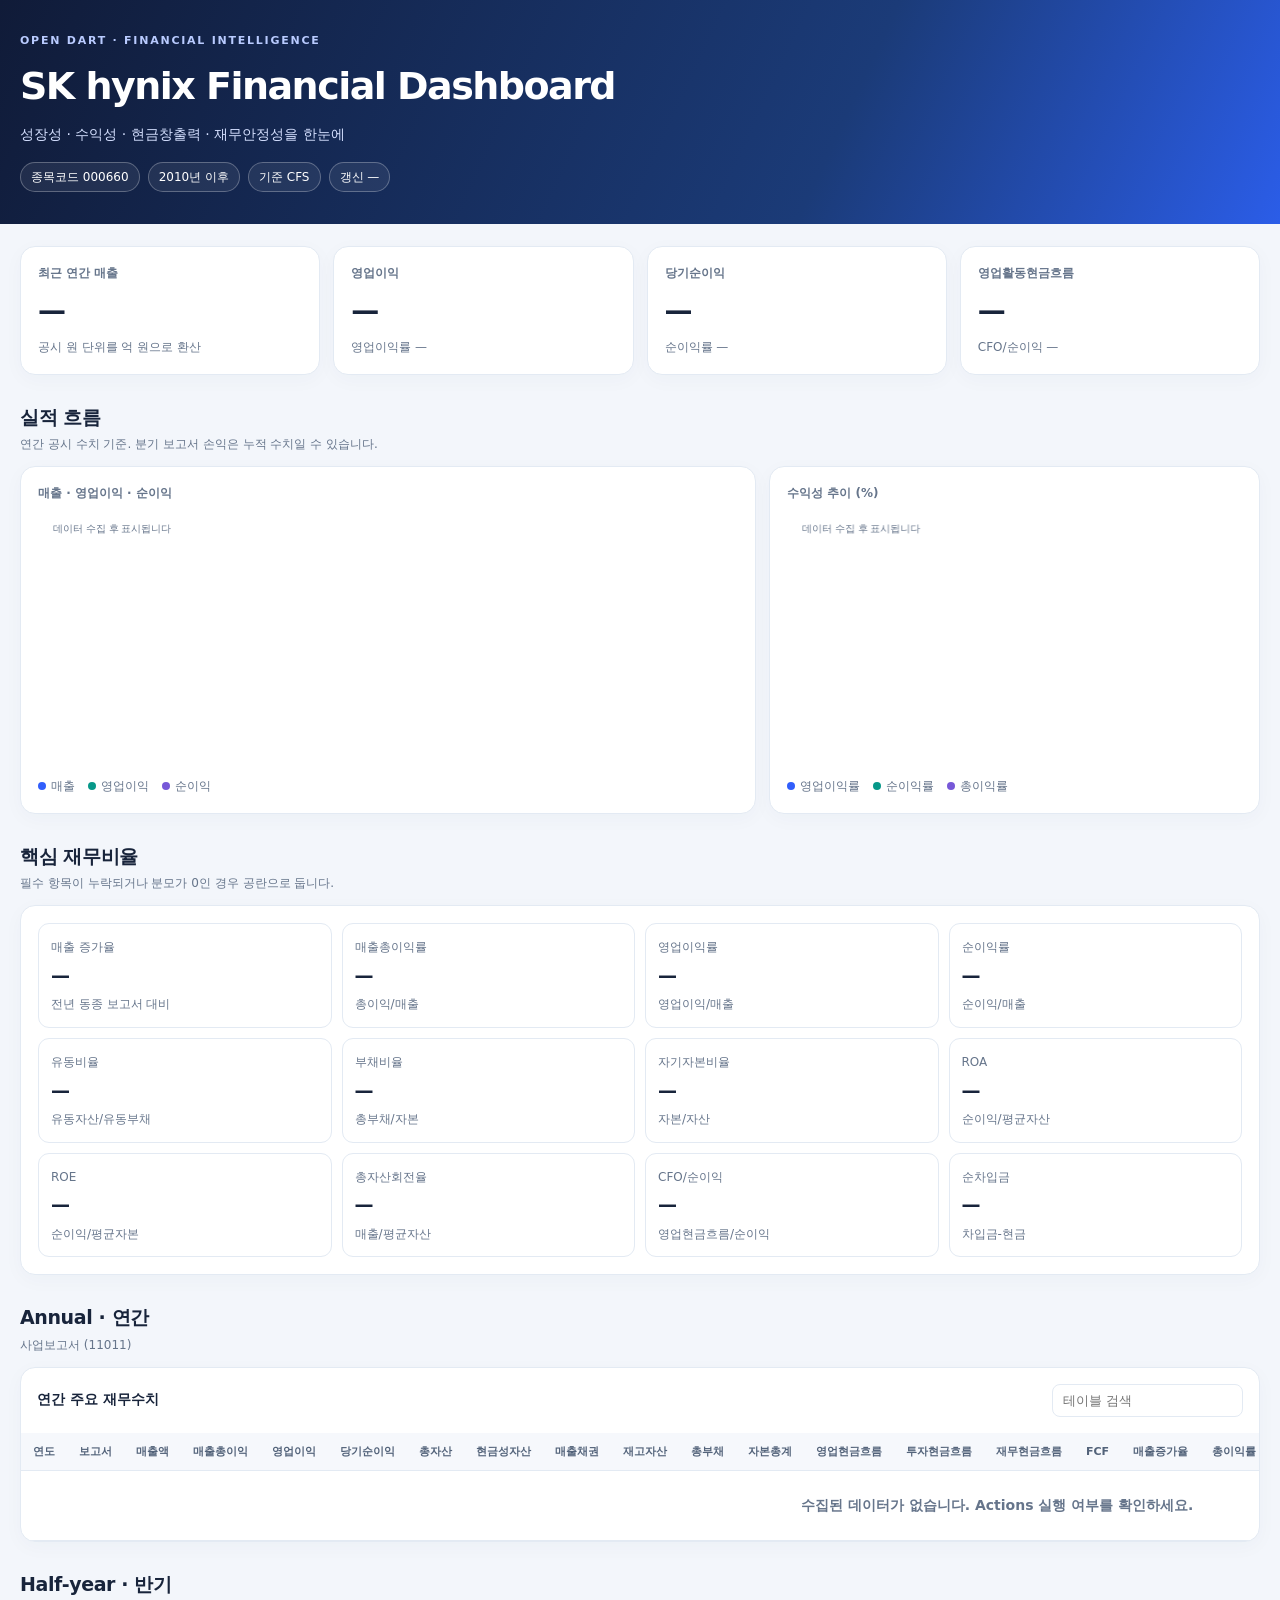
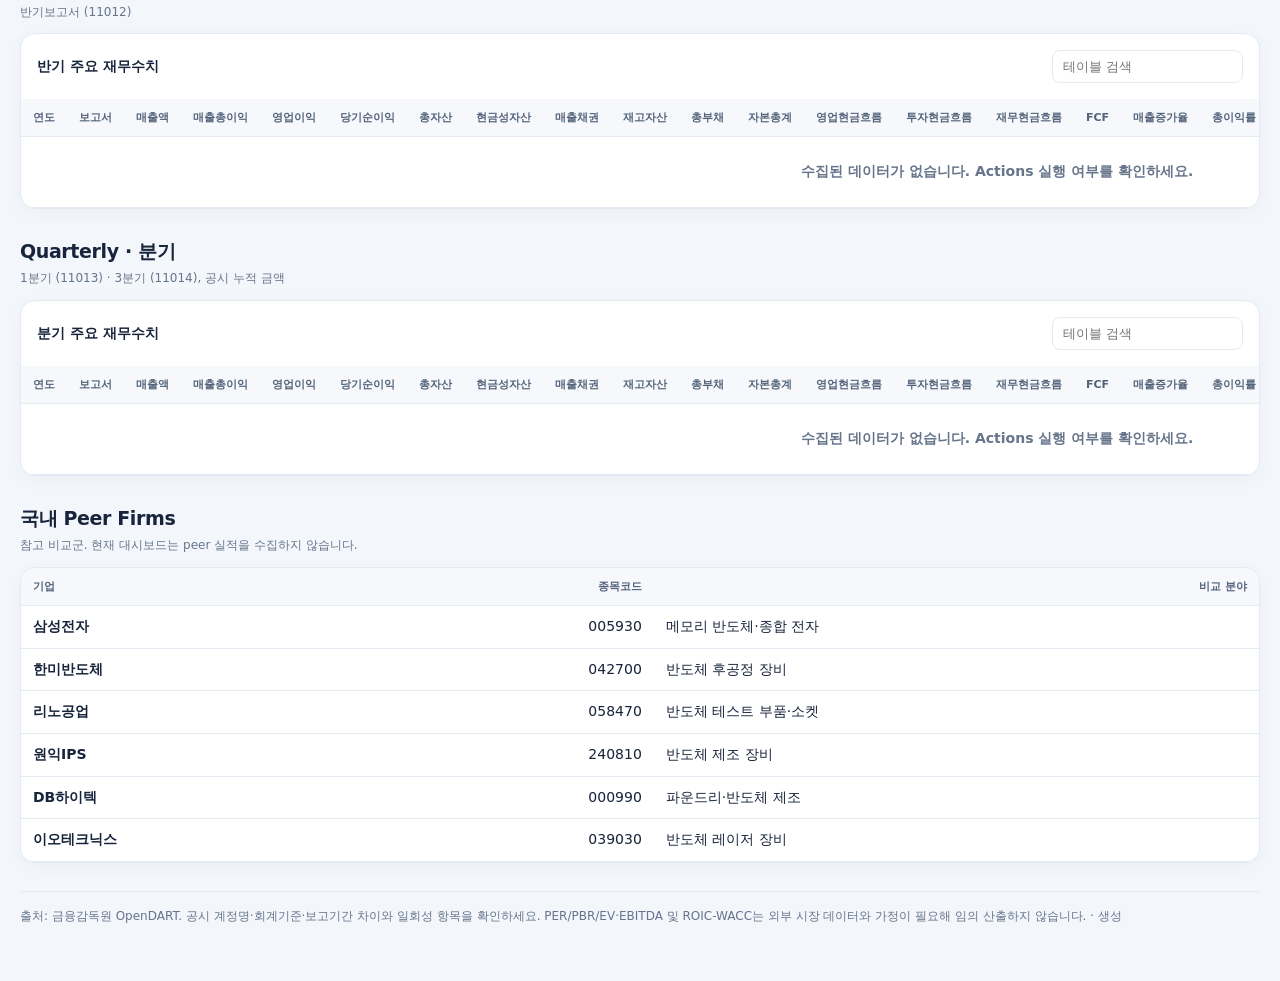
<file: docs/index.html>
<!doctype html><html lang="ko"><head><meta charset="utf-8"><meta name="viewport" content="width=device-width,initial-scale=1"><title>SK hynix Financial Dashboard</title><style>
:root{--bg:#f3f6fb;--card:#fff;--ink:#18243b;--muted:#66758b;--line:#e3eaf3;--blue:#315efb;--teal:#079889;--purple:#7758d8}
*{box-sizing:border-box}body{margin:0;background:var(--bg);color:var(--ink);font:14px/1.55 Inter,"Noto Sans KR",system-ui,sans-serif}header{padding:32px max(20px,calc((100vw - 1320px)/2));background:linear-gradient(115deg,#101b38,#1b3b78 65%,#2b5de8);color:white}.eyebrow{color:#b9cbff;font-size:11px;letter-spacing:.16em;font-weight:800}h1{font-size:clamp(26px,3vw,38px);margin:8px 0;letter-spacing:-.04em}.sub{color:#d5e0ff}.meta{display:flex;gap:8px;flex-wrap:wrap;margin-top:16px}.pill{border:1px solid #ffffff45;background:#ffffff12;border-radius:999px;padding:5px 10px;font-size:12px}.wrap{max-width:1320px;margin:auto;padding:22px 20px 55px}.kpis{display:grid;grid-template-columns:repeat(4,minmax(0,1fr));gap:13px}.card{background:var(--card);border:1px solid var(--line);border-radius:15px;padding:17px;box-shadow:0 5px 20px #1a376108;min-width:0}.label{font-size:12px;color:var(--muted);font-weight:700}.value{font-size:clamp(20px,2.4vw,28px);font-weight:800;letter-spacing:-.04em;margin:6px 0}.muted{color:var(--muted);font-size:12px}.section{display:flex;justify-content:space-between;align-items:end;margin:28px 0 12px}.section h2{font-size:19px;margin:0;letter-spacing:-.02em}.section p{margin:3px 0 0;color:var(--muted);font-size:12px}.charts{display:grid;grid-template-columns:1.5fr 1fr;gap:13px}.chart{height:275px}.chart canvas{width:100%;height:100%}.legend{display:flex;gap:13px;flex-wrap:wrap;color:var(--muted);font-size:12px}.dot{display:inline-block;width:8px;height:8px;border-radius:50%;margin-right:5px}.ratios{display:grid;grid-template-columns:repeat(4,minmax(0,1fr));gap:10px}.ratio{border:1px solid var(--line);border-radius:11px;padding:12px}.ratio strong{display:block;font-size:19px;margin:3px 0}.table-card{padding:0;overflow:hidden}.table-head{padding:16px;display:flex;justify-content:space-between;align-items:center;gap:10px;flex-wrap:wrap}.search{border:1px solid var(--line);border-radius:8px;padding:8px 10px}.table-wrap{overflow:auto}table{border-collapse:collapse;width:100%;white-space:nowrap;font-variant-numeric:tabular-nums}th,td{padding:10px 12px;border-bottom:1px solid var(--line);text-align:right}th{background:#f6f8fc;color:#53637a;font-size:11px;position:sticky;top:0}th:first-child,td:first-child{text-align:left}tbody tr:hover{background:#f6f9ff}td:first-child{font-weight:700}.empty{color:var(--muted);text-align:center!important;padding:24px}.footer{margin-top:28px;border-top:1px solid var(--line);padding-top:15px;color:var(--muted);font-size:12px}@media(max-width:900px){.kpis{grid-template-columns:repeat(2,minmax(0,1fr))}.charts{grid-template-columns:1fr}.ratios{grid-template-columns:repeat(2,minmax(0,1fr))}}@media(max-width:500px){.wrap{padding:14px 10px}.card{padding:12px}.chart{height:230px}}
</style></head><body><header><div class="eyebrow">OPEN DART · FINANCIAL INTELLIGENCE</div><h1>SK hynix Financial Dashboard</h1><div class="sub">성장성 · 수익성 · 현금창출력 · 재무안정성을 한눈에</div><div class="meta"><span class="pill">종목코드 000660</span><span class="pill">2010년 이후</span><span class="pill" id="basis">재무제표 기준</span><span class="pill" id="updated">갱신 정보</span></div></header><main class="wrap">
<div class="kpis" id="kpis"></div><div class="section"><div><h2>실적 흐름</h2><p>연간 공시 수치 기준. 분기 보고서 손익은 누적 수치일 수 있습니다.</p></div></div>
<div class="charts"><section class="card"><div class="label">매출 · 영업이익 · 순이익</div><div class="chart"><canvas id="trend"></canvas></div><div class="legend"><span><i class="dot" style="background:#315efb"></i>매출</span><span><i class="dot" style="background:#079889"></i>영업이익</span><span><i class="dot" style="background:#7758d8"></i>순이익</span></div></section><section class="card"><div class="label">수익성 추이 (%)</div><div class="chart"><canvas id="margin"></canvas></div><div class="legend"><span><i class="dot" style="background:#315efb"></i>영업이익률</span><span><i class="dot" style="background:#079889"></i>순이익률</span><span><i class="dot" style="background:#7758d8"></i>총이익률</span></div></section></div>
<div class="section"><div><h2>핵심 재무비율</h2><p>필수 항목이 누락되거나 분모가 0인 경우 공란으로 둡니다.</p></div></div><section class="card"><div class="ratios" id="ratios"></div></section>
<div class="section"><div><h2>Annual · 연간</h2><p>사업보고서 (11011)</p></div></div><section class="card table-card"><div class="table-head"><b>연간 주요 재무수치</b><input class="search" data-table="annual" placeholder="테이블 검색"></div><div class="table-wrap"><table id="annual"></table></div></section>
<div class="section"><div><h2>Half-year · 반기</h2><p>반기보고서 (11012)</p></div></div><section class="card table-card"><div class="table-head"><b>반기 주요 재무수치</b><input class="search" data-table="half" placeholder="테이블 검색"></div><div class="table-wrap"><table id="half"></table></div></section>
<div class="section"><div><h2>Quarterly · 분기</h2><p>1분기 (11013) · 3분기 (11014), 공시 누적 금액</p></div></div><section class="card table-card"><div class="table-head"><b>분기 주요 재무수치</b><input class="search" data-table="quarter" placeholder="테이블 검색"></div><div class="table-wrap"><table id="quarter"></table></div></section>
<div class="section"><div><h2>국내 Peer Firms</h2><p>참고 비교군. 현재 대시보드는 peer 실적을 수집하지 않습니다.</p></div></div><section class="card table-card"><div class="table-wrap"><table id="peers"></table></div></section>
<div class="footer">출처: 금융감독원 OpenDART. 공시 계정명·회계기준·보고기간 차이와 일회성 항목을 확인하세요. PER/PBR/EV·EBITDA 및 ROIC-WACC는 외부 시장 데이터와 가정이 필요해 임의 산출하지 않습니다. <span id="generated"></span></div></main>
<script>
const F=(v,d=1)=>v==null||!Number.isFinite(Number(v))?'—':Number(v).toLocaleString('ko-KR',{maximumFractionDigits:d,minimumFractionDigits:d});
const M=v=>v==null?'—':F(Number(v)/1e8,0)+' 억원';const P=v=>v==null?'—':F(v,1)+'%';
const COLS=[['year','연도'],['report_code','보고서'],['revenue','매출액'],['gross_profit','매출총이익'],['operating_profit','영업이익'],['net_income','당기순이익'],['assets','총자산'],['cash','현금성자산'],['receivables','매출채권'],['inventory','재고자산'],['liabilities','총부채'],['equity','자본총계'],['cfo','영업현금흐름'],['cfi','투자현금흐름'],['cff','재무현금흐름'],['fcf','FCF'],['revenue_growth_pct','매출증가율'],['gross_margin_pct','총이익률'],['operating_margin_pct','영업이익률'],['net_margin_pct','순이익률'],['current_ratio_pct','유동비율'],['debt_ratio_pct','부채비율'],['equity_ratio_pct','자기자본비율'],['roa_pct','ROA'],['roe_pct','ROE'],['asset_turnover','자산회전율'],['cfo_to_net_income_pct','CFO/순이익'],['net_debt','순차입금']];
const MONEY=new Set(['revenue','gross_profit','operating_profit','net_income','assets','cash','receivables','inventory','liabilities','equity','cfo','cfi','cff','fcf','net_debt']);
const PCTS=new Set(['revenue_growth_pct','gross_margin_pct','operating_margin_pct','net_margin_pct','current_ratio_pct','debt_ratio_pct','equity_ratio_pct','roa_pct','roe_pct','cfo_to_net_income_pct']);
let D={periods:[],peers:[]};
async function start(){try{let r=await fetch('data/financials.json');if(!r.ok)throw Error();D=await r.json();render()}catch(e){document.getElementById('kpis').innerHTML='<section class="card" style="grid-column:1/-1">데이터가 아직 없습니다. GitHub Actions에서 Update DART financial data를 실행하고 data/financials.json 생성 여부를 확인하세요.</section>'}}
function latest(){return [...D.periods].filter(x=>x.type==='annual').sort((a,b)=>b.year-a.year)[0]||D.periods[D.periods.length-1]||{}}
function render(){let p=latest(),a=p.accounts||{};document.getElementById('basis').textContent='기준 '+(D.accounting_basis||'—');document.getElementById('updated').textContent='갱신 '+(D.generated_at||'—');document.getElementById('generated').textContent=' · 생성 '+(D.generated_at||'');
let cards=[['최근 연간 매출',M(a.revenue),'공시 원 단위를 억 원으로 환산'],['영업이익',M(a.operating_profit),'영업이익률 '+P(p.operating_margin_pct)],['당기순이익',M(a.net_income),'순이익률 '+P(p.net_margin_pct)],['영업활동현금흐름',M(a.cfo),'CFO/순이익 '+P(p.cfo_to_net_income_pct)]];
document.getElementById('kpis').innerHTML=cards.map(x=>`<section class="card"><div class="label">${x[0]}</div><div class="value">${x[1]}</div><div class="muted">${x[2]}</div></section>`).join('');
let rs=[['매출 증가율',p.revenue_growth_pct,'전년 동종 보고서 대비'],['매출총이익률',p.gross_margin_pct,'총이익/매출'],['영업이익률',p.operating_margin_pct,'영업이익/매출'],['순이익률',p.net_margin_pct,'순이익/매출'],['유동비율',p.current_ratio_pct,'유동자산/유동부채'],['부채비율',p.debt_ratio_pct,'총부채/자본'],['자기자본비율',p.equity_ratio_pct,'자본/자산'],['ROA',p.roa_pct,'순이익/평균자산'],['ROE',p.roe_pct,'순이익/평균자본'],['총자산회전율',p.asset_turnover,'매출/평균자산'],['CFO/순이익',p.cfo_to_net_income_pct,'영업현금흐름/순이익'],['순차입금',p.net_debt,'차입금-현금']];
document.getElementById('ratios').innerHTML=rs.map(x=>`<div class="ratio"><span class="muted">${x[0]}</span><strong>${x[0]==='순차입금'?M(x[1]):x[0]==='총자산회전율'?(x[1]==null?'—':F(x[1],2)+'x'):P(x[1])}</strong><span class="muted">${x[2]}</span></div>`).join('');
draw('trend',[['revenue','#315efb'],['operating_profit','#079889'],['net_income','#7758d8']],true);draw('margin',[['operating_margin_pct','#315efb'],['net_margin_pct','#079889'],['gross_margin_pct','#7758d8']],false);
table('annual',D.periods.filter(x=>x.type==='annual'));table('half',D.periods.filter(x=>x.type==='half-year'));table('quarter',D.periods.filter(x=>x.type==='quarterly'));
document.getElementById('peers').innerHTML='<thead><tr><th>기업</th><th>종목코드</th><th>비교 분야</th></tr></thead><tbody>'+D.peers.map(x=>`<tr><td>${x.name}</td><td>${x.ticker}</td><td style="text-align:left">${x.reason}</td></tr>`).join('')+'</tbody>';
document.querySelectorAll('.search').forEach(i=>i.addEventListener('input',()=>document.querySelectorAll('#'+i.dataset.table+' tbody tr').forEach(tr=>tr.style.display=tr.textContent.toLowerCase().includes(i.value.toLowerCase())?'':'none')))}
function table(id,periods){let h='<thead><tr>'+COLS.map(c=>`<th>${c[1]}</th>`).join('')+'</tr></thead><tbody>';let rows=[...periods].sort((a,b)=>b.year-a.year||b.report_code.localeCompare(a.report_code));if(!rows.length)h+='<tr><td class="empty" colspan="'+COLS.length+'">수집된 데이터가 없습니다. Actions 실행 여부를 확인하세요.</td></tr>';for(let p of rows){h+='<tr>'+COLS.map(([k])=>{let v=k==='year'?p.year:k==='report_code'?({'11011':'사업보고서','11012':'반기','11013':'1분기','11014':'3분기'}[p.report_code]||p.report_code):(p.accounts?.[k]??p[k]);return `<td>${k==='year'||k==='report_code'?(v??'—'):MONEY.has(k)?M(v):PCTS.has(k)?P(v):k==='asset_turnover'?(v==null?'—':F(v,2)+'x'):(v??'—')}</td>`}).join('')+'</tr>'}document.getElementById(id).innerHTML=h+'</tbody>'}
function draw(id,series,money){let c=document.getElementById(id),ctx=c.getContext('2d'),r=c.getBoundingClientRect(),dpr=devicePixelRatio||1;c.width=r.width*dpr;c.height=r.height*dpr;ctx.scale(dpr,dpr);let w=r.width,h=r.height,pad={l:45,r:12,t:15,b:28},rows=D.periods.filter(p=>p.type==='annual').sort((a,b)=>a.year-b.year).slice(-12);if(!rows.length){ctx.fillStyle='#66758b';ctx.fillText('데이터 수집 후 표시됩니다',15,30);return}let vals=series.flatMap(([k])=>rows.map(p=>money?p.accounts?.[k]:p[k]).filter(v=>v!=null&&Number.isFinite(Number(v))));let min=money?Math.min(0,...vals):Math.min(-10,...vals),max=Math.max(1,...vals),X=i=>pad.l+i*(w-pad.l-pad.r)/Math.max(1,rows.length-1),Y=v=>h-pad.b-(v-min)/(max-min)*(h-pad.t-pad.b);ctx.font='10px system-ui';ctx.strokeStyle='#e4eaf2';ctx.fillStyle='#7a8799';for(let j=0;j<5;j++){let y=pad.t+j*(h-pad.t-pad.b)/4;ctx.beginPath();ctx.moveTo(pad.l,y);ctx.lineTo(w-pad.r,y);ctx.stroke();ctx.fillText((money?(max-(max-min)*j/4/1e8):(max-(max-min)*j/4)).toFixed(0),1,y+3)}rows.forEach((p,i)=>{if(i%Math.max(1,Math.ceil(rows.length/6))===0||i===rows.length-1)ctx.fillText(String(p.year),X(i)-10,h-7)});series.forEach(([k,color])=>{ctx.strokeStyle=color;ctx.lineWidth=2.3;let started=false;rows.forEach((p,i)=>{let v=money?p.accounts?.[k]:p[k];if(v==null||!Number.isFinite(Number(v))){started=false;return}if(!started){ctx.beginPath();ctx.moveTo(X(i),Y(v));started=true}else ctx.lineTo(X(i),Y(v))});ctx.stroke()})}
window.addEventListener('resize',()=>{if(D.periods?.length){draw('trend',[['revenue','#315efb'],['operating_profit','#079889'],['net_income','#7758d8']],true);draw('margin',[['operating_margin_pct','#315efb'],['net_margin_pct','#079889'],['gross_margin_pct','#7758d8']],false)}});start();
</script></body></html>
</file>
